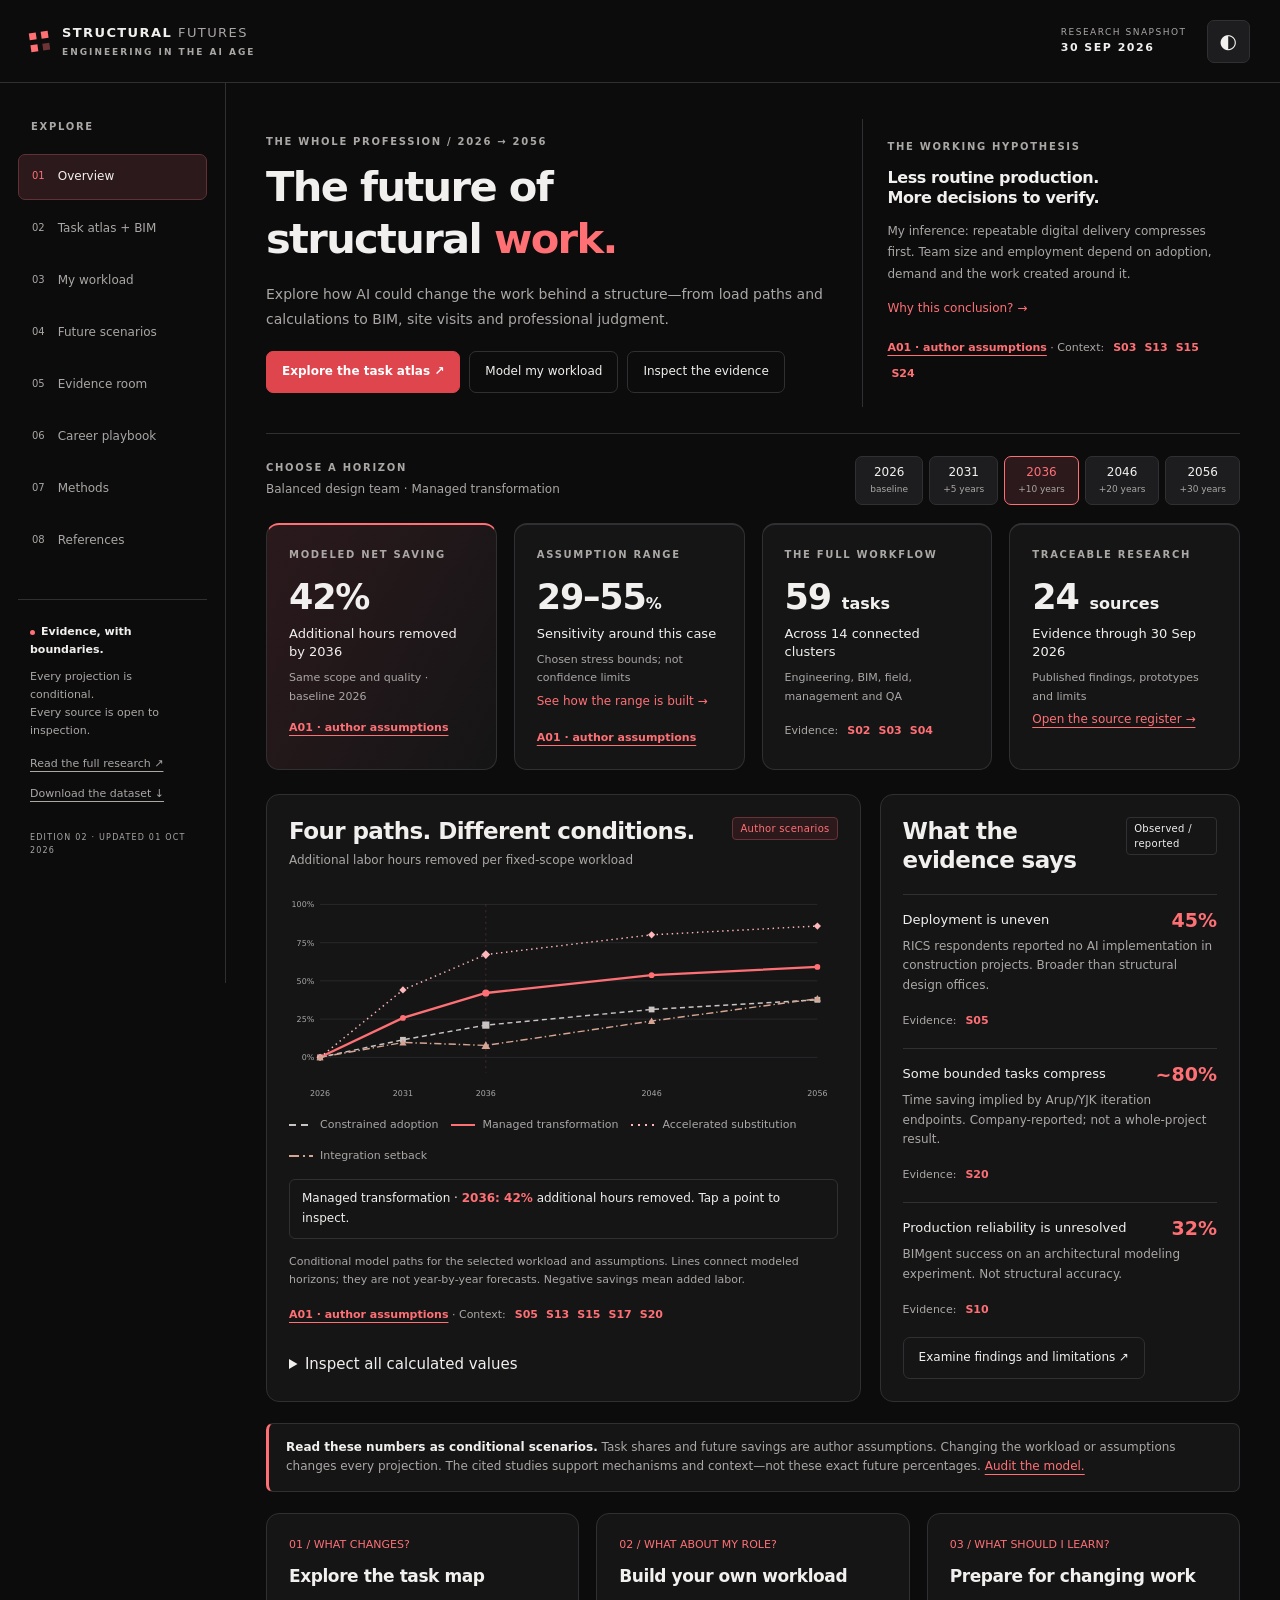
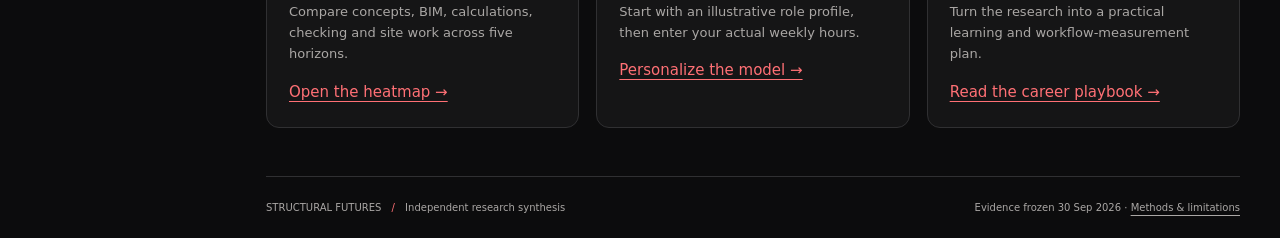
<file: index.html>
<!doctype html>
<html lang="en"><head>
<meta charset="utf-8"><meta name="viewport" content="width=device-width,initial-scale=1">
<meta name="theme-color" content="#0c0c0d"><meta name="description" content="Explore how AI could reshape structural engineering: a cited task atlas, personal workload lab, and transparent future scenarios.">
<title>Structural Futures — An atlas of engineering in the AI age</title>
<link rel="stylesheet" href="styles.css?v=20261001-v2-1">
<script defer src="data/research.js?v=20261001-v2-1"></script><script defer src="model.js?v=20261001-v2-1"></script><script defer src="app.js?v=20261001-v2-1"></script>
</head><body>
<a class="skip" href="#main">Skip to content</a>
<header class="topbar"><a class="brand" href="#overview" aria-label="Structural Futures home"><span class="brand-symbol" aria-hidden="true"><i></i><i></i><i></i><i></i></span><span>STRUCTURAL <b>FUTURES</b><small>ENGINEERING IN THE AI AGE</small></span></a><div class="top-actions"><span class="edition">RESEARCH SNAPSHOT <strong>30 SEP 2026</strong></span><button id="theme" class="icon-button" aria-label="Switch to light theme" title="Switch theme">◐</button><button id="menu-toggle" class="icon-button" aria-label="Open navigation" aria-expanded="false" aria-controls="sidebar">☰</button></div></header>
<div class="app-shell"><aside id="sidebar"><p class="nav-group">EXPLORE</p><nav aria-label="Research sections">
<a href="#overview"><span class="nav-num">01</span>Overview</a><a href="#tasks"><span class="nav-num">02</span>Task atlas + BIM</a><a href="#scenarios"><span class="nav-num">03</span>My workload</a><a href="#timeline"><span class="nav-num">04</span>Future scenarios</a><a href="#evidence"><span class="nav-num">05</span>Evidence room</a><a href="#career"><span class="nav-num">06</span>Career playbook</a><a href="#methods"><span class="nav-num">07</span>Methods</a><a href="#references"><span class="nav-num">08</span>References</a>
</nav><div class="sidebar-bottom"><span class="live-dot"></span><b>Evidence, with boundaries.</b><p>Every projection is conditional.<br>Every source is open to inspection.</p><a href="RESEARCH.md">Read the full research ↗</a><a href="data/research.json" download>Download the dataset ↓</a><span class="build-label">EDITION 02 · UPDATED 01 OCT 2026</span></div></aside>
<div id="nav-backdrop" hidden></div><main id="main" tabindex="-1"><div id="content"></div><footer><span>STRUCTURAL FUTURES <span class="footer-slash">/</span> Independent research synthesis</span><span>Evidence frozen 30 Sep 2026 · <a href="#methods">Methods & limitations</a></span></footer></main></div>
<dialog id="detail-dialog" aria-labelledby="dialog-title"><div class="dialog-top"><span id="dialog-kicker" class="eyebrow">EVIDENCE NOTES</span><button id="close-dialog" class="icon-button" aria-label="Close details">×</button></div><div id="dialog-content"></div></dialog>
<div id="toast" role="status" aria-live="polite"></div><div id="print-report"></div>
<noscript><p class="noscript">Enable JavaScript to explore the dashboard, or read <a href="RESEARCH.md">the complete written research</a>.</p></noscript>
</body></html>
</file>
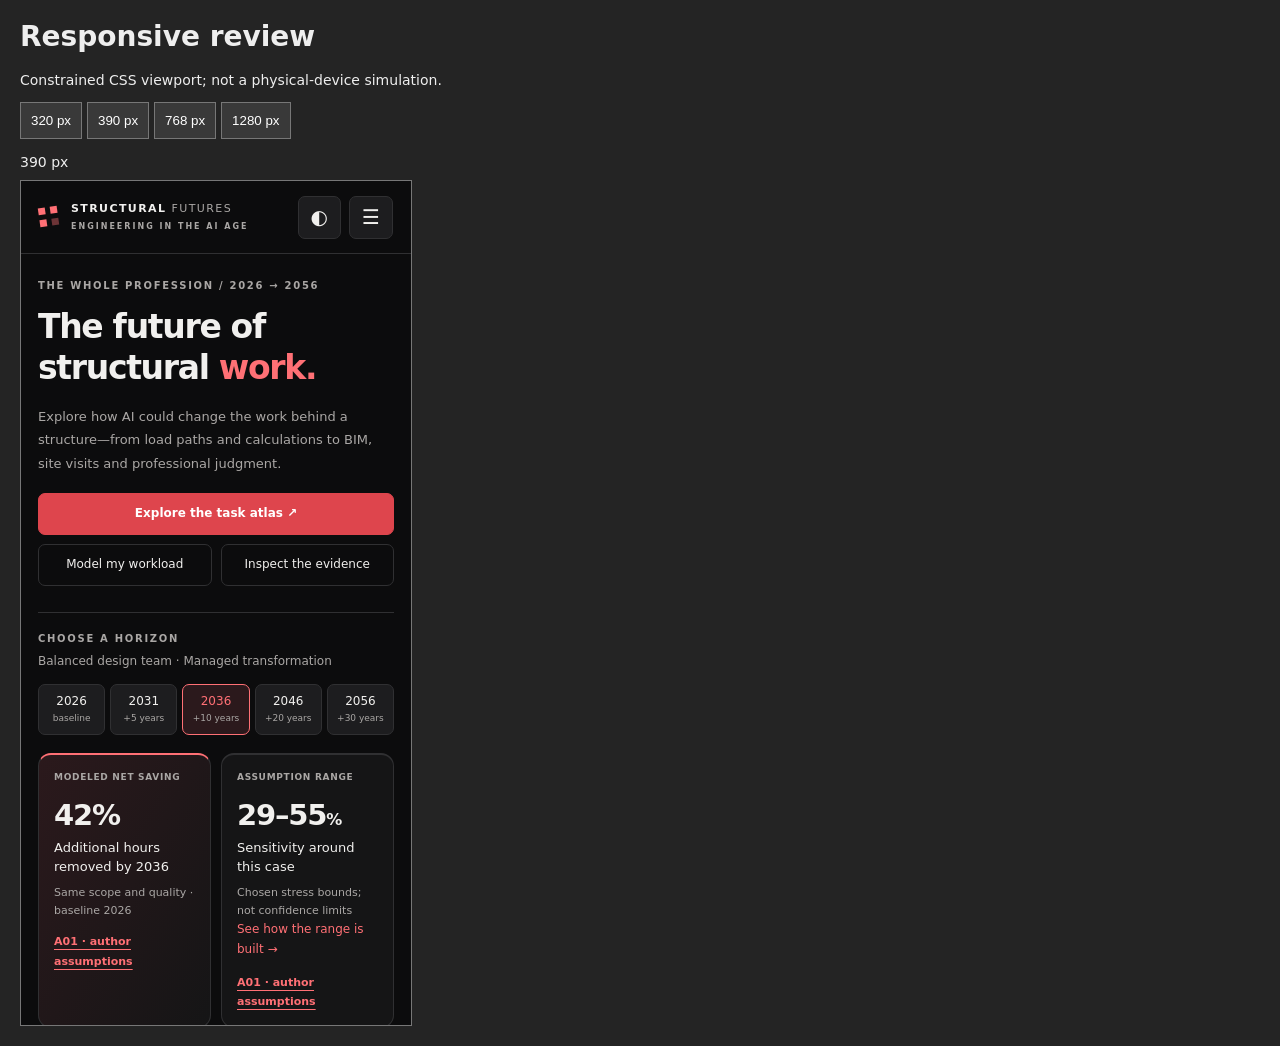
<file: tests/responsive.html>
<!doctype html><html lang="en"><head><meta charset="utf-8"><meta name="robots" content="noindex,nofollow"><meta name="viewport" content="width=device-width,initial-scale=1"><title>Structural Futures responsive review</title><style>body{background:#242424;color:#eee;margin:20px;font:14px system-ui}button{padding:10px;margin:0 5px 15px 0;background:#393939;color:white;border:1px solid #777;cursor:pointer}iframe{display:block;width:390px;height:844px;border:1px solid #777;background:#0c0c0d}label{display:block;margin-bottom:10px}</style></head><body><h1>Responsive review</h1><p>Constrained CSS viewport; not a physical-device simulation.</p><div><button data-width="320">320 px</button><button data-width="390">390 px</button><button data-width="768">768 px</button><button data-width="1280">1280 px</button></div><label id="size">390 px</label><iframe id="preview" title="Dashboard preview" src="../index.html?v=20261001-v2-1"></iframe><script>document.querySelectorAll('[data-width]').forEach(b=>b.onclick=()=>{document.querySelector('iframe').style.width=b.dataset.width+'px';document.querySelector('#size').textContent=b.dataset.width+' px';});</script></body></html>
</file>
<file: styles.css>
:root{color-scheme:dark;--bg:#0c0c0d;--panel:#151516;--panel2:#1d1d1f;--ink:#f1f0ee;--muted:#aaa7a5;--line:#303032;--accent:#ff7075;--accent-strong:#de454d;--tint:#2b191c;--scenario-slow:#c9c4c2;--scenario-central:#ff7075;--scenario-fast:#ffb7ba;--scenario-setback:#d5a493;--radius:13px;--sidebar:226px}
*{box-sizing:border-box}html{scroll-behavior:smooth}body{margin:0;background:var(--bg);color:var(--ink);font:15px/1.65 Inter,ui-sans-serif,system-ui,-apple-system,BlinkMacSystemFont,"Segoe UI",sans-serif}a{color:var(--accent);text-underline-offset:4px}button,input,select,textarea{font:inherit}button,select,summary{cursor:pointer}button,a,input,select,summary{-webkit-tap-highlight-color:transparent}button{border:1px solid var(--line);border-radius:7px;padding:10px 15px;background:var(--panel2);color:var(--ink);font-size:13px;min-height:42px}button:hover{border-color:var(--accent)}button:disabled{opacity:.5;cursor:default}button:focus-visible,a:focus-visible,input:focus-visible,select:focus-visible,summary:focus-visible{outline:2px solid var(--accent);outline-offset:4px}input,select,textarea{background:var(--bg);color:var(--ink);border:1px solid var(--line);border-radius:7px;padding:10px 12px;max-width:100%;min-height:44px}input[type=range]{padding:0;min-height:28px;accent-color:var(--accent);width:100%}input[type=number]{width:95px}input[type=search]{width:100%}select{width:100%;min-width:0}label{font-size:12px;color:var(--muted);display:grid;gap:6px}input[type=file]{width:100%;font-size:13px}p{margin:0 0 15px;color:var(--muted)}h1,h2,h3,h4{margin:0 0 13px;line-height:1.25;letter-spacing:-.025em}h1{font-size:clamp(32px,3.25vw,46px);font-weight:650;letter-spacing:-.04em}h2{font-size:23px;font-weight:620}h3{font-size:17px;font-weight:600}h4{font-size:14px}small{font-size:12px}ul{padding-left:20px;color:var(--muted)}li{margin:7px 0}.topbar{height:83px;padding:0 30px;display:flex;align-items:center;justify-content:space-between;border-bottom:1px solid var(--line);background:var(--bg);position:relative;z-index:20}.brand{display:flex;align-items:center;gap:13px;text-decoration:none;color:var(--ink);font-size:13px;letter-spacing:1.4px;font-weight:650}.brand b{font-weight:400;color:var(--muted)}.brand small{display:block;font-size:9px;letter-spacing:2px;color:var(--muted);margin-top:2px}.brand-symbol{display:grid;grid-template-columns:7px 7px;gap:5px;transform:rotate(-8deg)}.brand-symbol i{width:7px;height:7px;background:var(--accent);display:block}.brand-symbol i:last-child{opacity:.4}.top-actions{display:flex;align-items:center;gap:20px}.edition{font-size:9px;letter-spacing:1.5px;color:var(--muted)}.edition strong{display:block;color:var(--ink);font-size:11px;font-weight:550}.icon-button{padding:4px 12px;min-width:42px;font-size:20px}.app-shell{display:flex;max-width:1800px;margin:auto}aside{width:var(--sidebar);flex-shrink:0;border-right:1px solid var(--line);padding:29px 18px;position:sticky;top:0;height:100vh;display:flex;flex-direction:column}.nav-group,.eyebrow{font-size:10px;letter-spacing:1.7px;font-weight:650;color:var(--muted)}.nav-group{padding-left:13px;margin:7px 0 18px}nav{display:grid;gap:6px}nav a{display:flex;align-items:center;gap:13px;color:var(--muted);font-size:12px;text-decoration:none;border:1px solid transparent;border-radius:7px;padding:11px 13px;min-height:46px}.nav-num{font-size:10px;color:var(--muted);font-variant-numeric:tabular-nums}nav a.active{background:var(--tint);border-color:#613136;color:var(--ink)}nav a.active .nav-num{color:var(--accent)}nav a:hover{color:var(--ink);background:var(--panel)}.sidebar-bottom{border-top:1px solid var(--line);margin-top:35px;padding:23px 12px;font-size:11px}.sidebar-bottom b{font-weight:550}.sidebar-bottom p{font-size:11px;margin-top:9px}.sidebar-bottom a{display:block;color:var(--muted);font-size:11px;margin-top:12px}.live-dot{display:inline-block;width:5px;height:5px;background:var(--accent);border-radius:50%;margin-right:6px}.build-label{display:block;font-size:8px;letter-spacing:1.2px;color:var(--muted);margin-top:27px}main{min-width:0;flex:1;padding:36px 40px 22px}#content,footer{max-width:1240px;margin:auto}.page-heading{margin-bottom:27px}.page-heading .eyebrow{margin-bottom:12px}.page-heading p{max-width:830px;font-size:14px;margin:0}.accent{color:var(--accent)}.hero{display:grid;grid-template-columns:1.5fr 1fr;gap:30px;align-items:center;margin-bottom:26px}.hero h1{max-width:680px;margin:11px 0 17px}.hero p{font-size:14px;max-width:630px;line-height:1.8}.hero-aside{padding:20px 24px;border-left:1px solid var(--line)}.hero-aside h3{font-size:16px}.hero-aside p{font-size:12px;margin-bottom:10px}.actions{display:flex;flex-wrap:wrap;align-items:center;gap:9px;margin-top:18px}.actions a,.button-link{display:inline-flex;align-items:center;justify-content:center;border:1px solid var(--line);border-radius:7px;padding:10px 15px;text-decoration:none;font-size:12px;min-height:42px;color:var(--ink)}.primary{background:var(--accent-strong)!important;color:#fff!important;border-color:var(--accent-strong)!important;font-weight:600}.text-button{background:transparent;border:0;color:var(--accent);padding:0;min-height:28px;text-align:left;font-size:12px}.grid{display:grid;gap:17px}.two{grid-template-columns:repeat(2,minmax(0,1fr))}.three{grid-template-columns:repeat(3,minmax(0,1fr))}.four{grid-template-columns:repeat(4,minmax(0,1fr))}.card{background:var(--panel);border:1px solid var(--line);border-radius:var(--radius);padding:22px;min-width:0}.card p{font-size:13px}.card p:last-child{margin-bottom:0}.block{margin-top:24px}.section-head{display:flex;align-items:flex-start;justify-content:space-between;gap:16px;margin-bottom:19px}.section-head h2{margin:0}.section-head p{font-size:12px;margin:5px 0 0}.tag,.badge{display:inline-flex;align-items:center;border:1px solid var(--line);border-radius:4px;padding:3px 7px;color:var(--muted);font-size:10px;line-height:1.5;letter-spacing:.3px}.badge.assumption{background:var(--tint);color:var(--accent);border-color:#683239}.badge.observed{color:var(--ink)}.badge.inference{border-style:dashed;color:var(--muted)}.card-kicker{display:flex;align-items:center;justify-content:space-between;gap:10px}.metric{font-size:35px;font-weight:600;letter-spacing:-1.2px;line-height:1.2;margin:13px 0 7px;font-variant-numeric:tabular-nums}.metric small{font-size:16px;letter-spacing:0}.stat-label{font-size:13px;color:var(--ink);line-height:1.4}.stat-note{font-size:11px;color:var(--muted);margin-top:8px}.metric-card{border-top:2px solid var(--line)}.metric-card.featured{border-top-color:var(--accent);background:linear-gradient(120deg,var(--tint),var(--panel))}.citations{font-size:11px;color:var(--muted);margin-top:12px;line-height:1.8}.cite{display:inline-flex;align-items:center;color:var(--accent);font-size:11px;padding:2px 4px;min-height:26px;min-width:30px;text-decoration:none;font-weight:600;border-radius:3px}.cite:hover{background:var(--tint);text-decoration:underline}.assumption-link{font-size:11px;font-weight:600}.citation-label{margin-right:5px}.notice{background:var(--panel);border:1px solid var(--line);border-left:3px solid var(--accent);border-radius:7px;padding:14px 17px;color:var(--muted);font-size:12px;margin:21px 0}.notice strong{color:var(--ink)}.quiet{color:var(--muted)}.compact{font-size:12px}.horizon-bar{display:flex;align-items:center;gap:18px;justify-content:space-between;border-top:1px solid var(--line);padding-top:22px;margin-top:25px;margin-bottom:18px}.horizon-tabs{display:flex;gap:6px;flex-wrap:wrap}.horizon-tabs button{min-width:68px;line-height:1.3;font-size:12px;padding:8px 13px}.horizon-tabs small{display:block;font-size:9px;color:var(--muted);margin-top:3px}.horizon-tabs button[aria-pressed=true]{border-color:var(--accent);background:var(--tint);color:var(--accent)}.chart-layout{display:grid;grid-template-columns:1.65fr 1fr;gap:19px}.chart{width:100%;display:block;overflow:visible}.chart .data-point{cursor:pointer;outline:none}.chart .data-point:focus .point-ring{stroke:var(--ink);stroke-width:2}.chart-key{display:flex;flex-wrap:wrap;gap:13px;font-size:11px;margin-top:13px;color:var(--muted)}.chart-key span{display:flex;align-items:center;gap:7px}.chart-key svg{width:24px;height:10px}.chart-note{padding:9px 12px;border:1px solid var(--line);border-radius:6px;font-size:12px;margin-top:14px;color:var(--ink);min-height:39px}.chart-note b{color:var(--accent)}figure{margin:0;min-width:0}figcaption{font-size:11px;line-height:1.7;color:var(--muted);margin-top:14px}.signal{padding:14px 0;border-top:1px solid var(--line)}.signal:first-of-type{border-top:0;padding-top:3px}.signal .signal-title{display:flex;justify-content:space-between;gap:10px;font-size:13px;color:var(--ink);margin-bottom:5px}.signal strong{font-size:19px;color:var(--accent);line-height:1.2}.signal p{font-size:12px;margin:0}.controls{display:flex;align-items:end;gap:12px;flex-wrap:wrap;margin-bottom:20px}.controls label{flex:1;min-width:135px}.controls .search-field{flex:2;min-width:200px}.controls .count{font-size:12px;color:var(--muted);align-self:center}.table-wrap{overflow:auto;border-radius:8px}table{width:100%;border-collapse:collapse;text-align:left;font-size:12px}th,td{padding:13px 12px;border-bottom:1px solid var(--line);vertical-align:middle}th{font-size:10px;text-transform:uppercase;letter-spacing:.7px;font-weight:550;color:var(--muted)}td{color:var(--muted)}td strong,th[scope=row]{color:var(--ink)}th[scope=row]{font-size:12px;text-transform:none;letter-spacing:0;font-weight:550}caption{caption-side:bottom;text-align:left;font-size:11px;color:var(--muted);padding-top:15px;line-height:1.8}.heatmap{min-width:700px}.heatmap th[scope=row]{width:36%;min-width:240px}.heatmap th[scope=row] small{display:block;font-size:10px;color:var(--muted);font-weight:400;margin-top:3px}.heatmap td{text-align:center;padding:5px}.heat-cell{width:100%;border:1px solid transparent;border-radius:5px;min-height:43px;font-size:12px;font-variant-numeric:tabular-nums;color:#fff}.heat-cell:hover{border-color:var(--ink);transform:translateY(-1px)}.heat-0{background:#222223;color:#c8c7c7}.heat-1{background:#3b2226}.heat-2{background:#5c292e}.heat-3{background:#7d3038}.heat-4{background:#a03943}.heat-5{background:#bc424f}.heat-current{font-size:10px;max-width:135px;line-height:1.25}.heat-legend{display:flex;align-items:center;gap:6px;flex-wrap:wrap;font-size:11px;color:var(--muted);margin:16px 0}.heat-legend i{width:26px;height:12px;border-radius:2px}.task-summary{display:flex;align-items:center;justify-content:space-between;gap:15px;padding:16px 0;border-bottom:1px solid var(--line)}.task-summary h3{font-size:14px;margin:0 0 4px}.task-summary p{font-size:12px;margin:0}.task-summary .task-score{font-size:23px;color:var(--accent);font-weight:600}.scenario-select{display:grid;grid-template-columns:repeat(4,minmax(0,1fr));gap:10px;margin-bottom:20px}.scenario-button{text-align:left;background:var(--panel);padding:16px;display:flex;flex-direction:column;gap:8px;border-radius:10px;min-height:116px}.scenario-button strong{font-size:13px;line-height:1.4}.scenario-button small{color:var(--muted);font-size:11px;line-height:1.5}.scenario-button[aria-pressed=true]{border-color:var(--accent);background:var(--tint)}.scenario-index{font-size:10px;color:var(--accent);letter-spacing:1px}.workbench{display:grid;grid-template-columns:340px 1fr;gap:20px;align-items:start}.workbench>.card:first-child{position:sticky;top:20px}.control-stack{display:grid;gap:17px}.control-stack .form-row{display:grid;grid-template-columns:1fr 105px;align-items:end;gap:12px}.control-stack label output{float:right;color:var(--accent);font-weight:600}.range-label{display:flex;justify-content:space-between;gap:15px}.control-stack details{border-top:1px solid var(--line);padding-top:17px}.control-stack summary{font-size:13px;color:var(--ink)}.control-stack details[open] summary{margin-bottom:17px}.subhead{font-size:11px;text-transform:uppercase;letter-spacing:1.1px;color:var(--muted);margin-bottom:12px}.weekly-total{font-size:24px;color:var(--ink);font-variant-numeric:tabular-nums;margin:7px 0 0}.workload-table{min-width:450px}.workload-table td{padding:10px 8px}.workload-table input{width:78px;padding:8px;min-height:38px}.workload-table th:first-child{width:56%}.microbar{height:5px;background:var(--line);margin-top:5px;border-radius:5px;overflow:hidden}.microbar span{height:100%;display:block;background:var(--accent)}.saving-range{display:flex;align-items:center;gap:11px;color:var(--muted);font-size:12px}.saving-range .range-track{height:4px;flex:1;background:linear-gradient(90deg,#633039,var(--accent));border-radius:4px}.result-banner{padding:19px 22px;border:1px solid #683239;border-radius:10px;background:var(--tint);margin-bottom:18px}.result-banner p{font-size:12px;margin:7px 0 0}.result-banner strong{font-size:19px}.sensitivity-table td{padding:10px 8px}.sensitivity-table td:not(:first-child){font-variant-numeric:tabular-nums;text-align:right}.snapshot-actions{display:flex;gap:7px;flex-wrap:wrap}.snapshot-actions button{font-size:11px;padding:8px 11px}.timeline-grid{display:grid;grid-template-columns:1fr 1fr;gap:17px}.timeline-card{border-top:2px solid var(--line)}.timeline-card h3{font-size:18px}.timeline-card.selected{border-color:var(--accent)}.year-label{color:var(--accent);font-size:13px;letter-spacing:.5px;margin-bottom:12px}.evidence-card .metric{font-size:29px}.evidence-card .source-kind{font-size:10px;line-height:1.5;color:var(--muted)}.evidence-card h3{font-size:16px;margin-top:9px}.evidence-card .scope{font-size:11px;border-top:1px solid var(--line);padding-top:12px;margin-top:14px}.evidence-card .text-button{margin-top:10px}.source-card{margin-bottom:15px;scroll-margin-top:20px}.source-card.highlight{border-color:var(--accent)}.source-top{display:flex;align-items:flex-start;justify-content:space-between;gap:20px}.source-top h3{margin:10px 0;font-size:17px}.source-meta{font-size:11px;color:var(--muted);margin-bottom:15px}.source-id{font-size:12px;color:var(--accent);font-family:monospace}.source-card p{font-size:13px}.source-card b{color:var(--ink)}.source-open{font-size:12px;white-space:nowrap}.source-meta .tag{margin-left:6px}.formula{font:14px/1.9 ui-monospace,SFMono-Regular,monospace;background:var(--bg);border:1px solid var(--line);border-radius:7px;padding:17px;overflow:auto;color:var(--accent);margin:17px 0}.term-list{display:grid;grid-template-columns:75px 1fr;font-size:12px;gap:10px 15px}.term-list dt{color:var(--ink)}.term-list dd{margin:0;color:var(--muted)}details.card>summary{font-size:15px;font-weight:550}details.card[open]>summary{margin-bottom:20px}.assumption-table{min-width:570px}.step-num{font-size:11px;color:var(--accent);margin-bottom:12px}.career-card h3{font-size:17px}.career-card p{font-size:13px}.empty{padding:45px;text-align:center;color:var(--muted)}footer{display:flex;justify-content:space-between;gap:20px;border-top:1px solid var(--line);padding:23px 0 0;margin-top:48px;font-size:10px;color:var(--muted)}footer a{color:var(--muted)}.footer-slash{color:var(--accent);margin:0 7px}.skip{position:fixed;top:-100px;left:15px;z-index:60;background:var(--accent);color:#111;padding:12px}.skip:focus{top:10px}#menu-toggle,#print-report{display:none}#toast{position:fixed;bottom:25px;left:50%;transform:translateX(-50%);background:var(--ink);color:var(--bg);font-size:13px;padding:12px 19px;border-radius:8px;z-index:100;box-shadow:0 8px 35px #0006;max-width:calc(100% - 32px);display:none}#toast.show{display:block}dialog{color:var(--ink);background:var(--panel);border:1px solid var(--line);border-radius:15px;max-width:min(730px,calc(100% - 32px));width:730px;max-height:88vh;padding:25px;box-shadow:0 25px 100px #0009}dialog::backdrop{background:#000b;backdrop-filter:blur(4px)}.dialog-top{display:flex;align-items:center;justify-content:space-between;gap:15px;margin-bottom:16px}.dialog-top button{margin-left:auto}.dialog-source{border:1px solid var(--line);border-radius:9px;padding:18px;margin-top:15px}.dialog-source h3{font-size:15px}.dialog-source p{font-size:12px}.dialog-source dl{font-size:12px}.dialog-source .source-meta{font-size:10px}.detail-grid{display:grid;grid-template-columns:1fr 1fr;gap:16px}.detail-grid h3{font-size:15px}.detail-grid p,.detail-grid li{font-size:13px}.detail-metric{font-size:30px;color:var(--accent);margin:7px 0}.dialog-content p{font-size:13px}.readonly-link{width:100%;height:120px;resize:vertical;font:12px/1.6 monospace}.sr-only{position:absolute;width:1px;height:1px;padding:0;margin:-1px;overflow:hidden;clip:rect(0,0,0,0);white-space:nowrap;border:0}.light{color-scheme:light;--bg:#f5f4f2;--panel:#fff;--panel2:#ecebea;--ink:#1c1b1b;--muted:#656161;--line:#d7d4d2;--accent:#b6232d;--accent-strong:#b6232d;--tint:#f7e8e9;--scenario-slow:#615454;--scenario-central:#b6232d;--scenario-fast:#872229;--scenario-setback:#8d4b36}.light .heat-0{background:#ece9e8;color:#555}.light .result-banner,.light nav a.active{border-color:#d99da2}
@media(min-width:1550px){main{padding:44px 55px}}@media(max-width:1200px){:root{--sidebar:205px}main{padding:30px 25px}.workbench{grid-template-columns:290px 1fr}.hero{grid-template-columns:1.3fr 1fr;gap:20px}.three{grid-template-columns:repeat(2,minmax(0,1fr))}.four{grid-template-columns:repeat(2,minmax(0,1fr))}.chart-layout{grid-template-columns:1fr}.scenario-select{grid-template-columns:repeat(2,minmax(0,1fr))}}@media(max-width:950px){.hero{grid-template-columns:1fr}.hero-aside{border-left:0;border-top:1px solid var(--line);padding:18px 0 0}.workbench{grid-template-columns:1fr}.workbench>.card:first-child{position:static}.control-stack{grid-template-columns:1fr 1fr}.control-stack>details,.control-stack>.full{grid-column:1/-1}.horizon-bar{align-items:flex-start;flex-direction:column;gap:12px}}@media(max-width:760px){.topbar{height:73px;padding:0 18px;position:sticky;top:0}.brand{font-size:11px}.brand small{font-size:8px}.edition{display:none}.top-actions{gap:8px}#menu-toggle{display:block}.app-shell{display:block}aside{position:fixed;left:0;top:73px;height:calc(100dvh - 73px);width:260px;z-index:40;background:var(--bg);transform:translateX(-100%);visibility:hidden;transition:transform .18s;overflow:auto}.nav-open aside{transform:translateX(0);visibility:visible}body.nav-open{overflow:hidden}#nav-backdrop:not([hidden]){display:block;position:fixed;inset:73px 0 0;background:#0009;z-index:30}main{padding:24px 17px 20px}h1{font-size:33px}h2{font-size:21px}.hero{gap:8px}.hero-aside{display:none}.hero p{font-size:13px}.page-heading p{font-size:13px}.card{padding:18px}.two,.three,.timeline-grid{grid-template-columns:1fr}.four{gap:10px}.metric{font-size:29px}.metric-card{padding:15px}.metric-card .eyebrow{font-size:9px;letter-spacing:.7px}.stat-note{font-size:11px}.horizon-tabs{width:100%;gap:5px}.horizon-tabs button{min-width:0;flex:1;padding:9px 5px}.horizon-bar{margin-top:18px;padding-top:18px}.section-head{flex-wrap:wrap}.section-head h2{font-size:19px}.controls{gap:9px}.controls label{min-width:calc(50% - 10px)}.controls .search-field{flex-basis:100%}.heatmap{min-width:620px}.heatmap th[scope=row]{min-width:205px}.heatmap td{padding:4px}.heatmap th{padding:10px 6px}.heat-current{font-size:9px}.heat-cell{min-height:43px}.table-wrap{border:1px solid var(--line)}.table-wrap table{margin:0}.table-wrap caption{padding:12px}.scenario-button{padding:13px;min-height:112px}.scenario-button strong{font-size:12px}.control-stack{grid-template-columns:1fr}.control-stack>details,.control-stack>.full{grid-column:auto}.snapshot-actions button{flex:1}.source-top{flex-direction:column;gap:4px}.source-card h3{font-size:16px}.detail-grid{grid-template-columns:1fr}dialog{max-width:calc(100% - 18px);padding:18px;max-height:90dvh}.chart text{font-size:12px}.chart-key{font-size:10px;gap:9px}footer{display:block;font-size:10px}footer>span{display:block;margin-top:9px}.build-label{font-size:9px}.citations{font-size:11px}.cite{padding:5px 6px;min-height:32px}.source-card{scroll-margin-top:90px}.actions a{flex:1}.actions .primary{flex-basis:100%}.workload-table input{font-size:16px}.controls input,.controls select,.control-stack input,.control-stack select{font-size:16px}}@media(prefers-reduced-motion:reduce){html{scroll-behavior:auto}aside{transition:none}.heat-cell:hover{transform:none}}
@media print{body{background:#fff;color:#111}.topbar,.app-shell,dialog,#toast{display:none!important}#print-report{display:block!important;font-size:11px;line-height:1.5}#print-report h1{font-size:25px}#print-report h2{font-size:18px;margin-top:22px}#print-report p,#print-report td,#print-report th,#print-report caption{color:#222}#print-report .card{background:white;border:1px solid #ccc;break-inside:avoid;margin:14px 0}#print-report table{font-size:10px}#print-report a{color:#222;word-break:break-word}#print-report .print-sources{font-size:9px}#print-report .print-sources article{break-inside:avoid;margin:12px 0}#print-report .citations{color:#222}.print-new-page{break-before:page}@page{margin:16mm}}
</file>
